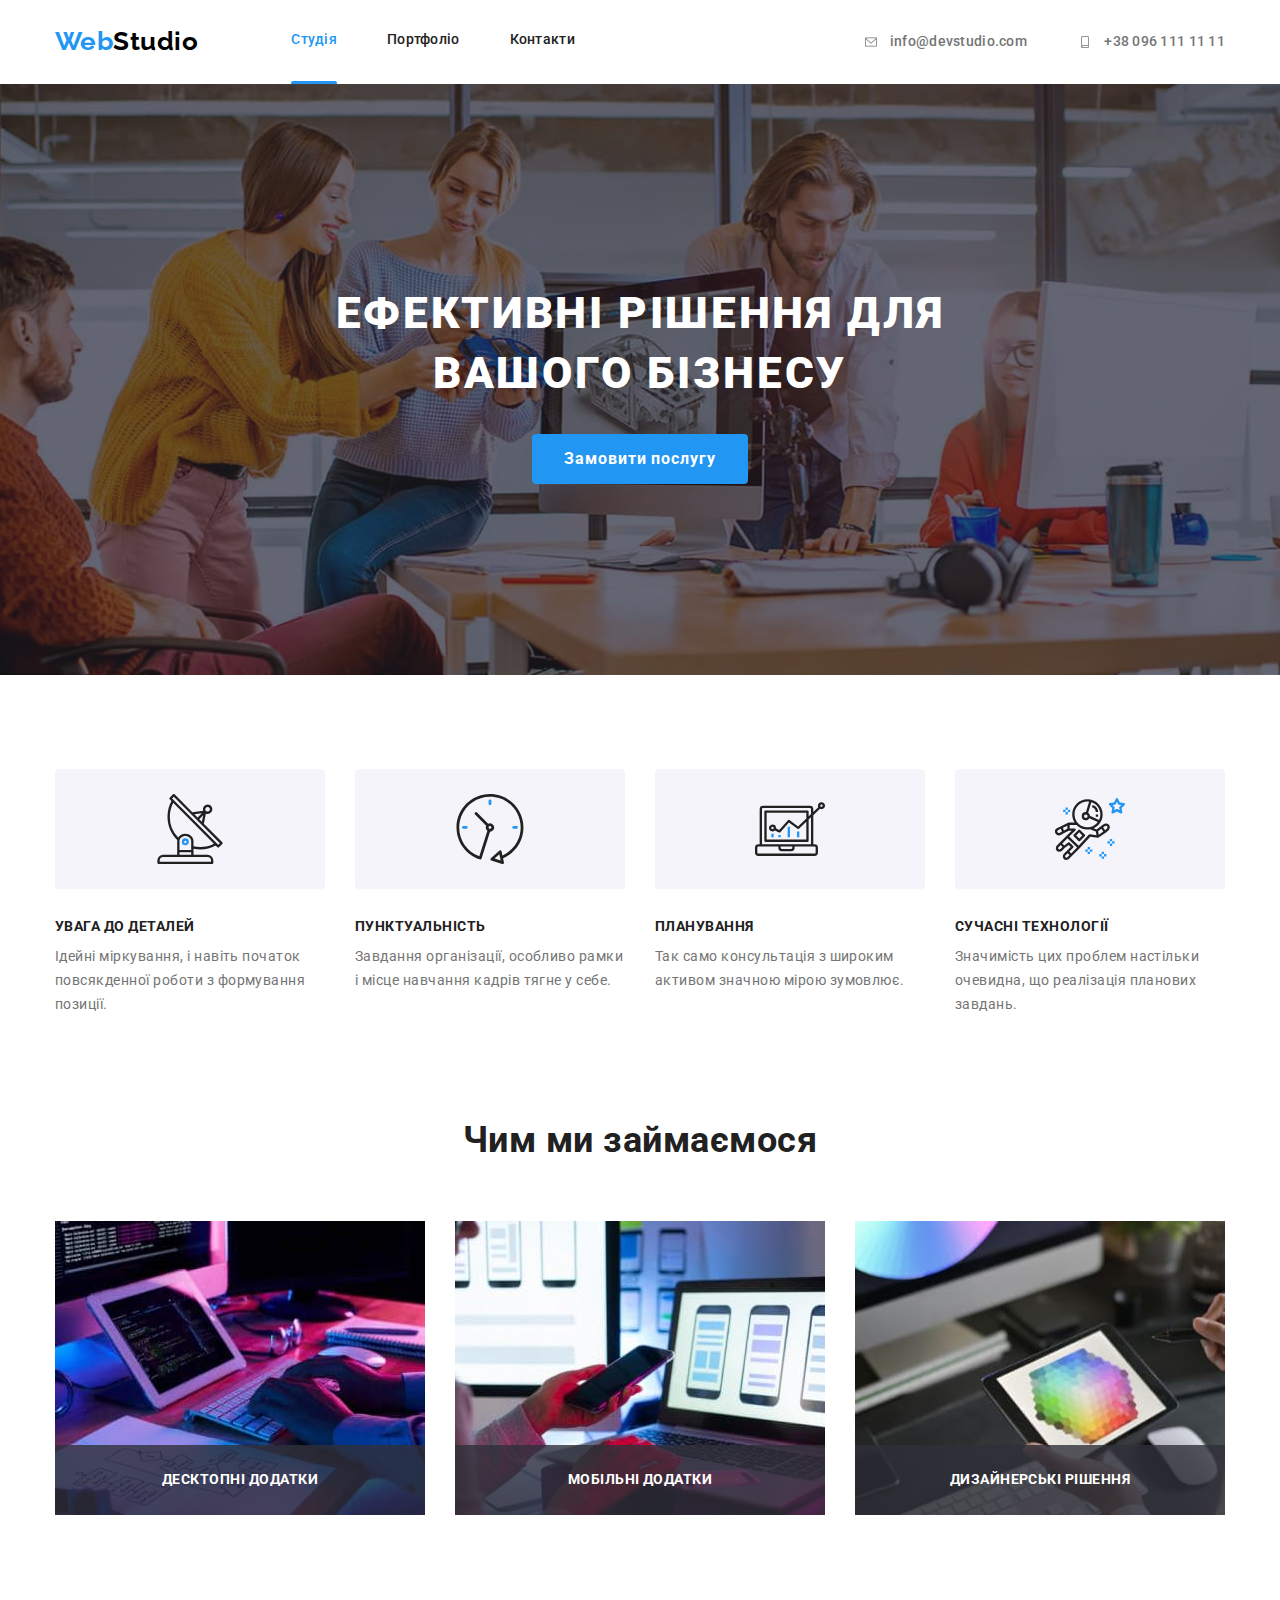
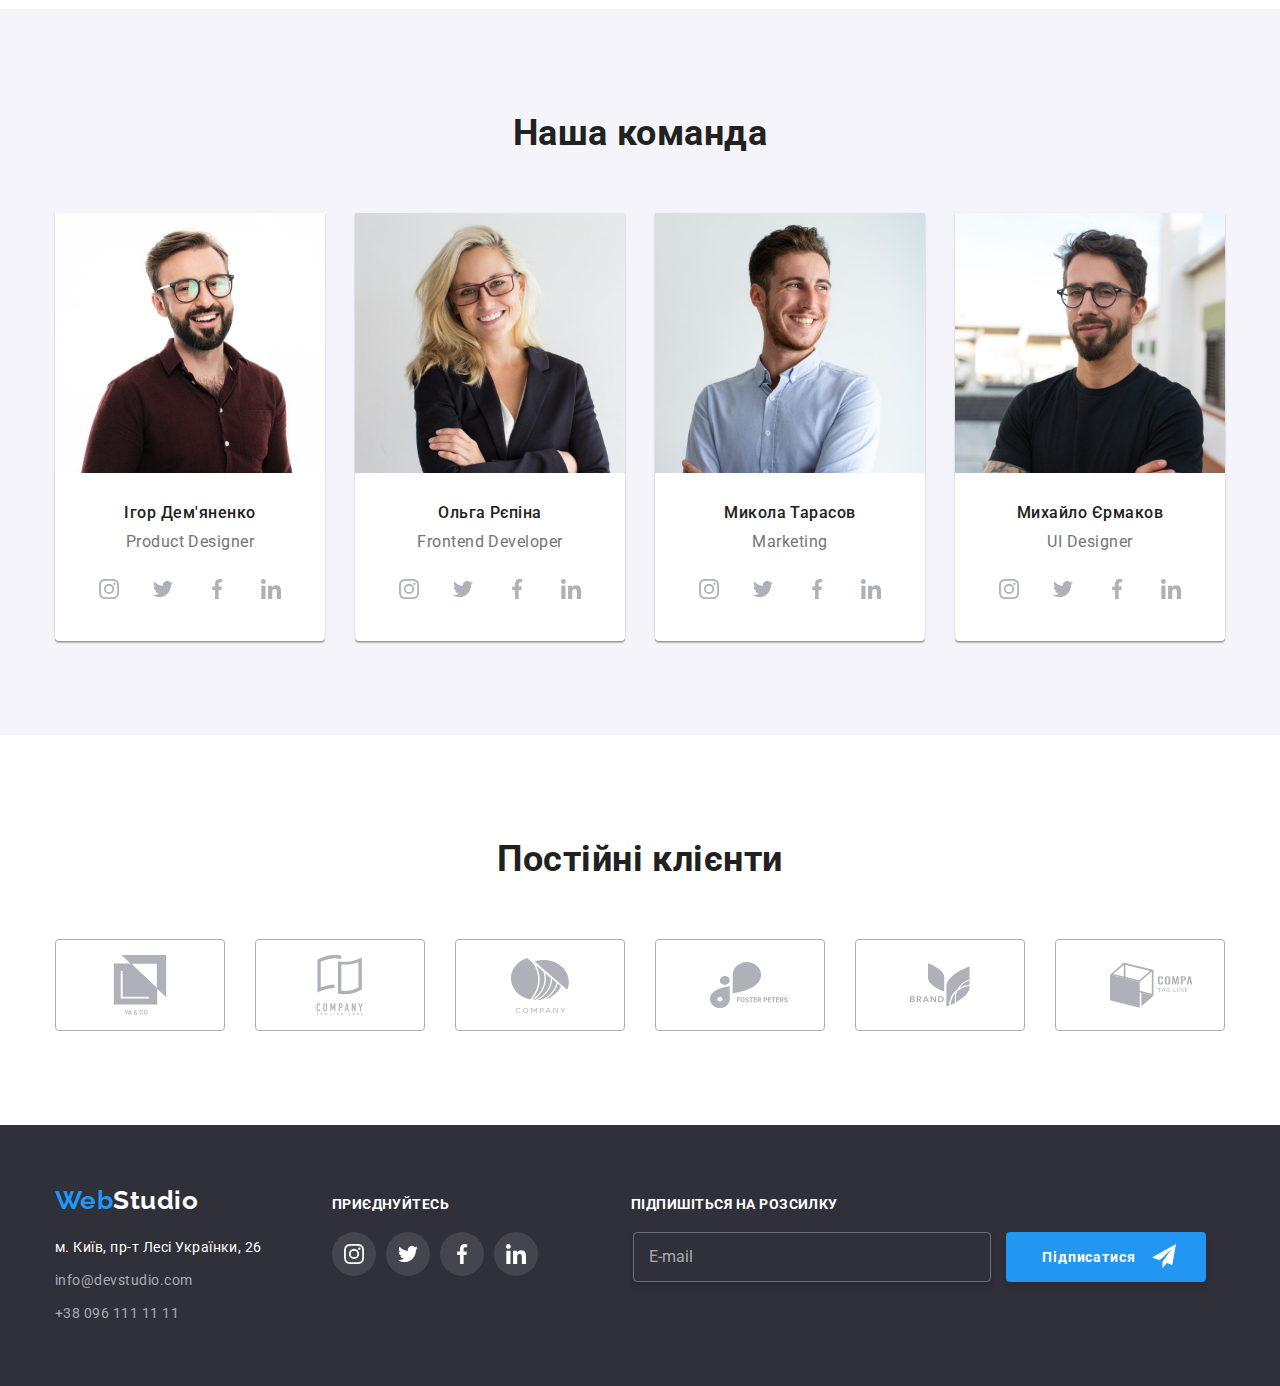
<file: index.html>
<!DOCTYPE html>
<html lang="uk">

<head>
	<meta charset="UTF-8" />
	<meta http-equiv="X-UA-Compatible" content="IE=edge" />
	<meta name="viewport" content="width=device-width, initial-scale=1.0" />
	<link rel="preconnect" href="https://fonts.googleapis.com" />
	<link rel="preconnect" href="https://fonts.gstatic.com" crossorigin />
	<link
		href="https://fonts.googleapis.com/css2?family=Raleway:wght@700;900&family=Roboto:wght@400;500;700;900&display=swap"
		rel="stylesheet" />
	<link rel="stylesheet"
		href="https://cdnjs.cloudflare.com/ajax/libs/modern-normalize/1.0.0/modern-normalize.min.css" />
	<link rel="stylesheet" href="./styles/style.css" />
	<title>Webstudio</title>
</head>

<body>
	<!--
		! HEADER
	-->

	<header class="header">
		<div class="container flex-container">
			<!-- 
	#navigation
-->
			<nav class="navigation">
				<a class="logo" href="/"><span class="logo-span">Web</span>Studio</a>
				<!-- 
	#list of navigation
 -->
				<ul class="site-nav lists">
					<li class="list-item"><a class="site-link common" href="/">Студія</a></li>
					<li class="list-item"><a class="site-link" href="./portfolio.html">Портфоліо</a></li>
					<li class="list-item"><a class="site-link" href="">Контакти</a></li>
				</ul>
			</nav>

			<!-- 
	#contacts 
-->
			<ul class="contacts-nav lists">
				<li class="list-item">
					<a class="contactlink" href="mailto:info@devstudio.com">
						<svg class="contactlink__icon icon" width="16" height="12">
							<use href="./images/icons.svg#icon-envelope"></use>
						</svg>
						info@devstudio.com
					</a>
				</li>
				<li class="list-item">

					<a class="contactlink" href="tel:+380961111111 ">
						<svg class="contactlink__icon icon" width="16" height="12">
							<use href="./images/icons.svg#icon-smartphone"></use>
						</svg>
						+38 096 111 11 11
					</a>
				</li>
			</ul>
		</div>
	</header>


	<!--
		! MAIN
-->

	<main>
		<!-- 
	#hero
-->
		<section class="hero">
			<div class="container">
				<h1 class="hero-title">Ефективні рішення для вашого бізнесу</h1>
				<button type="button " class="button" data-modal-open>Замовити послугу</button>
			</div>

		</section>


		<div class="backdrop  is-hidden" data-modal>
			<div class="modal">

				<button class="modal-window__button" data-modal-close>
					<svg class="modal-window__icon" width="18" height="18">
						<use href="./images/icons.svg#icon-close-black"></use>
					</svg>
				</button>

				<form action="" class="modal-form">
					<p class="modal-form__text">Залиште свої дані, ми вам передзвонимо</p>

					<label for="name" class="modal-form__label">Ім'я</label>
					<div class="modal-form__input-icon">
						<input type="text" class="modal-form__input" id="name">
						<svg class="modal-form__icon" width="15" height="12">
							<use href="./images/icons.svg#icon-fio"></use>
						</svg>
					</div>

					<label for="tel" class="modal-form__label">Телефон</label>
					<div class="modal-form__input-icon">
						<input type="tel" class="modal-form__input" id="tel">
						<svg class="modal-form__icon" width="15" height="12">
							<use href="./images/icons.svg#icon-phone"></use>
						</svg>
					</div>

					<label for="email" class="modal-form__label">Пошта</label>
					<div class="modal-form__input-icon">
						<input type="email" class="modal-form__input" id="email">
						<svg class="modal-form__icon" width="15" height="12">
							<use href="./images/icons.svg#icon-email"></use>
						</svg>
					</div>

					<label for="textarea" class="modal-form__label">Коментар</label>
					<textarea class="modal-form__text-area" id="textarea" placeholder="Введіть текст"></textarea>

					<label class="check">
						<input type="checkbox" class="modal-form__checkbox">
						<span class="modal-form__box">
							<svg class="modal-form__box-icon">
								<use href="./images/icons.svg#icon-check"></use>
							</svg>
						</span>
						<p class="modal-form__checkbox-text">Погоджуюся з розсилкою та приймаю <a class="modal-form__link"
								href="">Умови договору</a></p>
					</label>


					<button class="modal-form__button" type="submit">Відправити</button>
				</form>
			</div>


		</div>
		<!-- 
	#benefits
 -->

		<section class="section">
			<div class="container">
				<h2 class="section-title visually-hidden">Наші особливості</h2>
				<ul class="list-benefits lists">
					<li class="list-item">
						<div class="benefit-block">
							<svg class="benefit-block__icon" width="70" height="70">
								<use href="./images/icons.svg#icon-antenna"></use>
							</svg>
						</div>
						<h3 class="benefits-title">Увага до деталей</h3>
						<p class="text-benefits">
							Ідейні міркування, і навіть початок повсякденної роботи з
							формування позиції.
						</p>
					</li>

					<li class="list-item">
						<div class="benefit-block">
							<svg class="benefit-block__icon" width="70" height="70">
								<use href="./images/icons.svg#icon-clock"></use>
							</svg>
						</div>
						<h3 class="benefits-title">Пунктуальність</h3>
						<p class="text-benefits">
							Завдання організації, особливо рамки і місце навчання кадрів тягне
							у себе.
						</p>
					</li>

					<li class="list-item">
						<div class="benefit-block">
							<svg class="benefit-block__icon" width="70" height="70">
								<use href="./images/icons.svg#icon-diagram"></use>
							</svg>
						</div>
						<h3 class="benefits-title">Планування</h3>
						<p class="text-benefits">
							Так само консультація з широким активом значною мірою зумовлює.
						</p>
					</li>

					<li class="list-item">
						<div class="benefit-block">
							<svg class="benefit-block__icon" width="70" height="70">
								<use href="./images/icons.svg#icon-astronaut"></use>
							</svg>
						</div>
						<h3 class="benefits-title">Сучасні технології</h3>
						<p class="text-benefits">
							Значимість цих проблем настільки очевидна, що реалізація планових
							завдань.
						</p>
					</li>
				</ul>
			</div>
		</section>
		<!-- 
	#services
-->
		<section class="section services">
			<div class="container">
				<h2 class="section-title">Чим ми займаємося</h2>

				<ul class="list-services lists">
					<li class="list-item">
						<div class="overlay-img">
							<img class="overlay-img__img" src="./images/box1.jpg" alt="чоловік друкує текст" width="370" />
							<p class="overlay-img__text">Десктопні додатки</p>
						</div>
					</li>
					<li class="list-item">
						<div class="overlay-img">
							<img class="overlay-img__img" src="./images/box2.jpg" alt="телефон на екрані" width="370" />
							<p class="overlay-img__text">Мобільні додатки</p>
						</div>
					</li>
					<li class="list-item">
						<div class="overlay-img">
							<img class="overlay-img__img" src="./images/box3.jpg" alt="кольорова панель на екрані планшета"
								width="370" />
							<p class="overlay-img__text">Дизайнерські рішення</p>
						</div>
					</li>
				</ul>
			</div>
		</section>

		<!--
	#team cards
-->
		<section class="section team">
			<div class="container">
				<h2 class="section-title">Наша команда</h2>

				<ul class="list-card lists">
					<li class="item-card">
						<img src="./images/ihor.jpg" alt="Ігор" width="270" />
						<div class="card-text">
							<h3 class="card-title">Ігор Дем'яненко</h3>
							<p class="card-description">Product Designer</p>
							<!-- $icons -->
							<ul class="social-links__list lists">
								<li class="social-links__item">
									<a class="social-links__link" href="#">
										<svg class="social-links__icon" width="20" height="20">
											<use href="./images/icons.svg#icon-instagram"></use>
										</svg>
									</a>
								</li>
								<li class="social-links__item">
									<a class="social-links__link" href="#">
										<svg class="social-links__icon" width="20" height="20">
											<use href="./images/icons.svg#icon-twitter"></use>
										</svg>
									</a>
								</li>
								<li class="social-links__item">
									<a class="social-links__link" href="#">
										<svg class="social-links__icon" width="20" height="20">
											<use href="./images/icons.svg#icon-facebook"></use>
										</svg>
									</a>
								</li>
								<li class="social-links__item">
									<a class="social-links__link" href="#">
										<svg class="social-links__icon" width="20" height="20">
											<use href="./images/icons.svg#icon-linkedin"></use>
										</svg>
									</a>
								</li>
							</ul>
							<!-- $end -->
						</div>
					</li>
					<li class="item-card">
						<img src="./images/olha.jpg" alt="Ольга" width="270" />
						<div class="card-text">
							<h3 class="card-title">Ольга Рєпіна</h3>
							<p class="card-description">Frontend Developer</p>
							<!-- $icons -->

							<ul class="social-links__list lists">
								<li class="social-links__item">
									<a class="social-links__link" href="#">
										<svg class="social-links__icon" width="20" height="20">
											<use href="./images/icons.svg#icon-instagram"></use>
										</svg>
									</a>
								</li>
								<li class="social-links__item">
									<a class="social-links__link" href="#">
										<svg class="social-links__icon" width="20" height="20">
											<use href="./images/icons.svg#icon-twitter"></use>
										</svg>
									</a>
								</li>
								<li class="social-links__item">
									<a class="social-links__link" href="#">
										<svg class="social-links__icon" width="20" height="20">
											<use href="./images/icons.svg#icon-facebook"></use>
										</svg>
									</a>
								</li>
								<li class="social-links__item">
									<a class="social-links__link" href="#">
										<svg class="social-links__icon" width="20" height="20">
											<use href="./images/icons.svg#icon-linkedin"></use>
										</svg>
									</a>
								</li>
							</ul>

							<!-- $end -->
						</div>
					</li>
					<li class="item-card">
						<img src="./images/mukola.jpg" alt="Микола" width="270" />
						<div class="card-text">
							<h3 class="card-title">Микола Тарасов</h3>
							<p class="card-description">Marketing</p>
							<!-- $icons -->

							<ul class="social-links__list lists">
								<li class="social-links__item">
									<a class="social-links__link" href="#">
										<svg class="social-links__icon" width="20" height="20">
											<use href="./images/icons.svg#icon-instagram"></use>
										</svg>
									</a>
								</li>
								<li class="social-links__item">
									<a class="social-links__link" href="#">
										<svg class="social-links__icon" width="20" height="20">
											<use href="./images/icons.svg#icon-twitter"></use>
										</svg>
									</a>
								</li>
								<li class="social-links__item">
									<a class="social-links__link" href="#">
										<svg class="social-links__icon" width="20" height="20">
											<use href="./images/icons.svg#icon-facebook"></use>
										</svg>
									</a>
								</li>
								<li class="social-links__item">
									<a class="social-links__link" href="#">
										<svg class="social-links__icon" width="20" height="20">
											<use href="./images/icons.svg#icon-linkedin"></use>
										</svg>
									</a>
								</li>
							</ul>

							<!-- $end -->
						</div>
					</li>
					<li class="item-card">
						<img src="./images/muhailo.jpg" alt="Михайло" width="270" />
						<div class="card-text">
							<h3 class="card-title">Михайло Єрмаков</h3>
							<p class="card-description">UI Designer</p>
							<!-- $icons -->
							<ul class="social-links__list lists">
								<li class="social-links__item">
									<a class="social-links__link" href="#">
										<svg class="social-links__icon" width="20" height="20">
											<use href="./images/icons.svg#icon-instagram"></use>
										</svg>
									</a>
								</li>
								<li class="social-links__item">
									<a class="social-links__link" href="#">
										<svg class="social-links__icon" width="20" height="20">
											<use href="./images/icons.svg#icon-twitter"></use>
										</svg>
									</a>
								</li>
								<li class="social-links__item">
									<a class="social-links__link" href="#">
										<svg class="social-links__icon" width="20" height="20">
											<use href="./images/icons.svg#icon-facebook"></use>
										</svg>
									</a>
								</li>
								<li class="social-links__item">
									<a class="social-links__link" href="#">
										<svg class="social-links__icon" width="20" height="20">
											<use href="./images/icons.svg#icon-linkedin"></use>
										</svg>
									</a>
								</li>
							</ul>
							<!-- $end -->
						</div>
					</li>
				</ul>
			</div>
		</section>

		<!-- #clients section -->
		<section class="section client">
			<div class="container">
				<h2 class="section-title">Постійні клієнти</h2>
				<div class="client-block">
					<ul class="client-block__list lists">
						<li class="client-block__item">
							<a class="client-block__link" href="#">
								<svg class="client-block__icon" width="106" height="60">
									<use href="./images/icons.svg#icon-logo-company-first"></use>
								</svg>
							</a>
						</li>
						<li class="client-block__item">
							<a class="client-block__link" href="#">
								<svg class="client-block__icon" width="106" height="60">
									<use href="./images/icons.svg#icon-logo-company-second"></use>
								</svg>
							</a>
						</li>
						<li class="client-block__item">
							<a class="client-block__link" href="#">
								<svg class="client-block__icon" width="106" height="60">
									<use href="./images/icons.svg#icon-logo-company-third"></use>
								</svg>
							</a>
						</li>
						<li class="client-block__item">
							<a class="client-block__link" href="#">
								<svg class="client-block__icon" width="106" height="60">
									<use href="./images/icons.svg#icon-logo-company-fourth"></use>
								</svg>
							</a>
						</li>
						<li class="client-block__item">
							<a class="client-block__link" href="#">
								<svg class="client-block__icon" width="106" height="60">
									<use href="./images/icons.svg#icon-logo-company-fifth"></use>
								</svg>
							</a>
						</li>
						<li class="client-block__item">
							<a class="client-block__link" href="#">
								<svg class="client-block__icon" width="106" height="60">
									<use href="./images/icons.svg#icon-logo-company-sixth"></use>
								</svg>
							</a>
						</li>
					</ul>
				</div>
			</div>
		</section>
	</main>
	<!--
		! FOOTER
	-->
	<!-- #footer -->
	<footer class="footer">
		<div class="container flex-container">
			<div class="address-container">
				<a class="logo" href="/"><span class="logo-span">Web</span>Studio</a>
				<!-- #address -->
				<address>

					<ul class="address-contacts lists">
						<li class="list-item">
							<a class="maplink" href="https://goo.gl/maps/gcyHWEu6hnRkyXLD7" target="_blank">м. Київ, пр-т Лесі
								Українки,
								26</a>
						</li>
						<li class="list-item">
							<a class="contactlink" href="mailto:info@devstudio.com">info@devstudio.com</a>
						</li>
						<li class="list-item">
							<a class="contactlink" href="tel:+380961111111 ">+38 096 111 11 11</a>
						</li>
					</ul>
				</address>
			</div>

			<div class="footer-social-links">
				<p class="footer-social-links__title">Приєднуйтесь</p>
				<ul class="social-links__list lists">
					<li class="social-links__item">
						<a class="social-links__link" href="#">
							<svg class="social-links__icon" width="20" height="20">
								<use href="./images/icons.svg#icon-instagram"></use>
							</svg>
						</a>
					</li>
					<li class="social-links__item">
						<a class="social-links__link" href="#">
							<svg class="social-links__icon" width="20" height="20">
								<use href="./images/icons.svg#icon-twitter"></use>
							</svg>
						</a>
					</li>
					<li class="social-links__item">
						<a class="social-links__link" href="#">
							<svg class="social-links__icon" width="20" height="20">
								<use href="./images/icons.svg#icon-facebook"></use>
							</svg>
						</a>
					</li>
					<li class="social-links__item">
						<a class="social-links__link" href="#">
							<svg class="social-links__icon" width="20" height="20">
								<use href="./images/icons.svg#icon-linkedin"></use>
							</svg>
						</a>
					</li>
				</ul>
			</div>

			<form class="form-send" action="">
				<p class="form-send__text">Підпишіться на розсилку</p>
				<fieldset class="form-semd__group-e-mail-btn">
					<input class="form-send__email" type="email" placeholder="E-mail">
					<button class="form-send__submit" type="submit">Підписатися
						<svg class="form-send__icon" width="24" height="24">
							<use href="./images/icons.svg#icon-icon-send">
							</use>
						</svg>
					</button>
				</fieldset>
			</form>
		</div>

	</footer>
	<script src="./js/modal.js"></script>
</body>

</html>
</file>
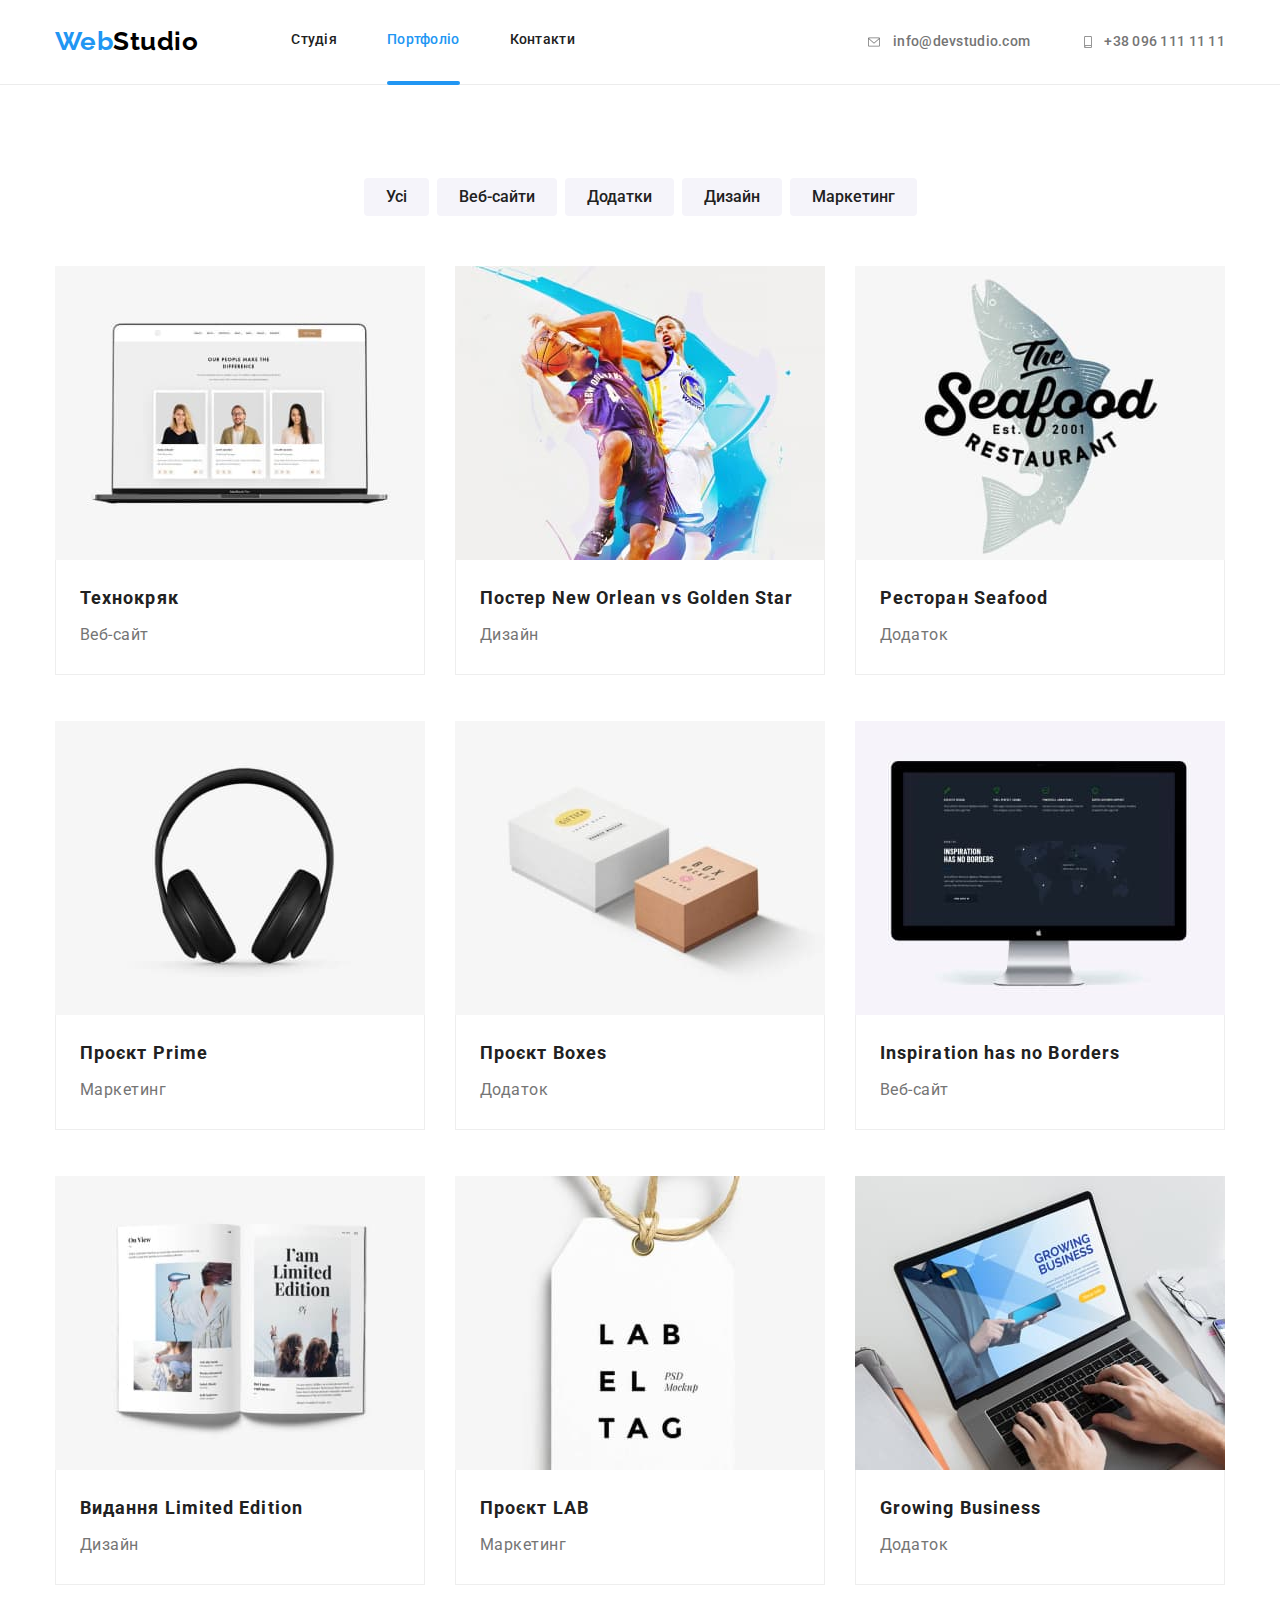
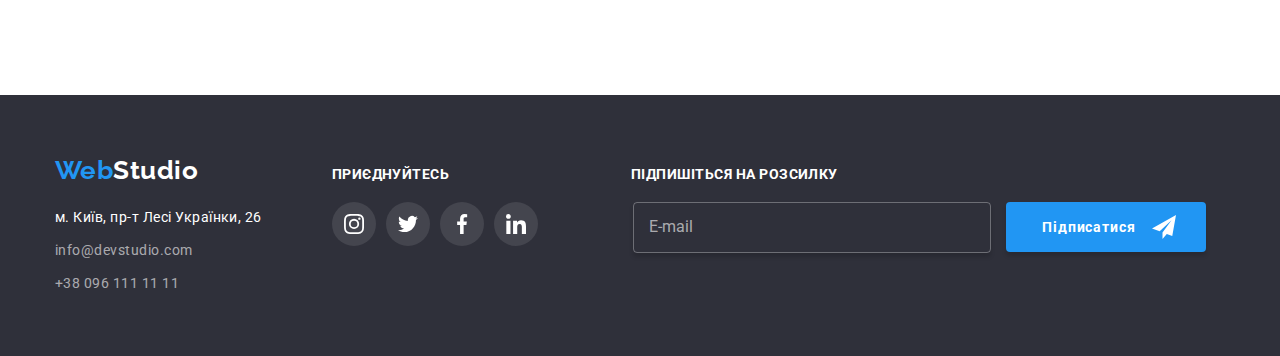
<file: portfolio.html>
<!DOCTYPE html>
<html lang="uk">

<head>
	<meta charset="UTF-8" />
	<meta http-equiv="X-UA-Compatible" content="IE=edge" />
	<meta name="viewport" content="width=device-width, initial-scale=1.0" />
	<link rel="preconnect" href="https://fonts.googleapis.com" />
	<link rel="preconnect" href="https://fonts.gstatic.com" crossorigin />
	<link
		href="https://fonts.googleapis.com/css2?family=Raleway:wght@700;900&family=Roboto:wght@400;500;700;900&display=swap"
		rel="stylesheet" />
	<link rel="stylesheet"
		href="https://cdnjs.cloudflare.com/ajax/libs/modern-normalize/1.0.0/modern-normalize.min.css" />
	<link rel="stylesheet" href="./styles/style.css" />
	<title>Portfolio</title>
</head>

<body>
	<!--
		! HEADER
	-->
	<header class="header">
		<div class="container flex-container">
			<!-- 
	#navigation
-->
			<nav class="navigation">
				<a class="logo" href="/"><span class="logo-span">Web</span>Studio</a>
				<!-- 
	#list of navigation
 -->
				<ul class="site-nav lists">
					<li class="list-item"><a class="site-link " href="./index.html">Студія</a></li>
					<li class="list-item"><a class="site-link common" href="./portfolio.html">Портфоліо</a></li>
					<li class="list-item"><a class="site-link" href="">Контакти</a></li>
				</ul>
			</nav>

			<!-- 
	#contacts 
-->
			<ul class="contacts-nav lists">
				<li class="list-item">
					<a class="contactlink" href="mailto:info@devstudio.com">
						<svg class="contactlink__icon icon" width="16" height="12">
							<use href="./images/icons.svg#icon-envelope"></use>
						</svg>
						info@devstudio.com
					</a>
				</li>
				<li class="list-item">

					<a class="contactlink" href="tel:+380961111111 ">
						<svg class="contactlink__icon icon" width="16" height="12">
							<use href="./images/icons.svg#icon-smartphone"></use>
						</svg>+38 096 111 11 11
					</a>
				</li>
			</ul>
		</div>
	</header>
	<!-- 
	 ! MAIN
-->

	<main>


		<section class="section">
			<div class="container">
				<h1 class="section-title visually-hidden">Перелік робіт</h1>
				<!-- #button navigation -->
				<ul class="filters lists">
					<li class="list-item">
						<button class="filter-button" type="button">Усі</button>
					</li>
					<li class="list-item">
						<button class="filter-button" type="button">Веб-сайти</button>
					</li>
					<li class="list-item">
						<button class="filter-button" type="button">Додатки</button>
					</li>
					<li class="list-item">
						<button class="filter-button" type="button">Дизайн</button>
					</li>
					<li class="list-item">
						<button class="filter-button" type="button">Маркетинг</button>
					</li>
				</ul>

				<!-- #cards -->

				<ul class="cards lists">
					<li class="cards-item">

						<a class="cards-link" href="#">
							<div class="thumb">
								<img class="thumb__img" src="./images/technocrack.jpg" alt="Фото сайту" width="370" />
								<p class="thumb__text">Ресурс пропонує комплексні пропозиції з різним рівнем функціоналу та сервісів.
									Все це дозволить відвідувачу отримати вичерпні відомості про компанію чи приватну особу.</p>
							</div>
							<div class="card-description">
								<h2 class="cards-title">Технокряк</h2>
								<p class="cards-text">Веб-сайт</p>
							</div>


						</a>
					</li>
					<li class="cards-item">
						<a class="cards-link" href="#">
							<div class="thumb">
								<img src="./images/new_orlean_vs_golden_star.jpg" alt="Постер" width="370" />
								<p class="thumb__text">Ресурс пропонує комплексні пропозиції з різним рівнем функціоналу та сервісів.
									Все це дозволить відвідувачу отримати вичерпні відомості про компанію чи приватну особу.</p>
							</div>
							<div class="card-description">
								<h2 class="cards-title">Постер New Orlean vs Golden Star</h2>
								<p class="cards-text">Дизайн</p>
							</div>
						</a>
					</li>
					<li class="cards-item">
						<a class="cards-link" href="#">
							<div class="thumb">
								<img src="./images/seafood.jpg" alt="Додаток" width="370" />
								<p class="thumb__text">Ресурс пропонує комплексні пропозиції з різним рівнем функціоналу та сервісів.
									Все це дозволить відвідувачу отримати вичерпні відомості про компанію чи приватну особу.</p>
							</div>
							<div class="card-description">
								<h2 class="cards-title">Ресторан Seafood</h2>
								<p class="cards-text">Додаток</p>
							</div>
						</a>
					</li>
					<li class="cards-item">
						<a class="cards-link" href="#">
							<div class="thumb">
								<img src="./images/prime.jpg" alt="Навушники" width="370" />
								<p class="thumb__text">Ресурс пропонує комплексні пропозиції з різним рівнем функціоналу та сервісів.
									Все це дозволить відвідувачу отримати вичерпні відомості про компанію чи приватну особу.</p>
							</div>
							<div class="card-description">
								<h2 class="cards-title">Проєкт Prime</h2>
								<p class="cards-text">Маркетинг</p>
							</div>
						</a>
					</li>
					<li class="cards-item">
						<a class="cards-link" href="#">
							<div class="thumb">
								<img src="./images/boxes.jpg" alt="Дві коробки" width="370" />
								<p class="thumb__text">Ресурс пропонує комплексні пропозиції з різним рівнем функціоналу та сервісів.
									Все це дозволить відвідувачу отримати вичерпні відомості про компанію чи приватну особу.</p>
							</div>
							<div class="card-description">
								<h2 class="cards-title">Проєкт Boxes</h2>
								<p class="cards-text">Додаток</p>
							</div>
						</a>
					</li>
					<li class="cards-item">
						<a class="cards-link" href="#">
							<div class="thumb">
								<img src="./images/inspiration.jpg" alt="Веб-сайт" width="370" />
								<p class="thumb__text">Ресурс пропонує комплексні пропозиції з різним рівнем функціоналу та сервісів.
									Все це дозволить відвідувачу отримати вичерпні відомості про компанію чи приватну особу.</p>
							</div>
							<div class="card-description">
								<h2 class="cards-title">Inspiration has no Borders</h2>
								<p class="cards-text">Веб-сайт</p>
							</div>
						</a>
					</li>
					<li class="cards-item">
						<a class="cards-link" href="#">
							<div class="thumb">
								<img src="./images/limited_edition.jpg" alt="Книга" width="370" />
								<p class="thumb__text">Ресурс пропонує комплексні пропозиції з різним рівнем функціоналу та сервісів.
									Все це дозволить відвідувачу отримати вичерпні відомості про компанію чи приватну особу.</p>
							</div>
							<div class="card-description">
								<h2 class="cards-title">Видання Limited Edition</h2>
								<p class="cards-text">Дизайн</p>
							</div>
						</a>
					</li>
					<li class="cards-item">
						<a class="cards-link" href="#">
							<div class="thumb">
								<img src="./images/lab.jpg" alt="Бирка" width="370" />
								<p class="thumb__text">Ресурс пропонує комплексні пропозиції з різним рівнем функціоналу та сервісів.
									Все це дозволить відвідувачу отримати вичерпні відомості про компанію чи приватну особу.</p>
							</div>
							<div class="card-description">
								<h2 class="cards-title">Проєкт LAB</h2>
								<p class="cards-text">Маркетинг</p>
							</div>
						</a>
					</li>
					<li class="cards-item">
						<a class="cards-link" href="#">
							<div class="thumb">
								<img src="./images/business.jpg" alt="Додаток" width="370" />
								<p class="thumb__text">Ресурс пропонує комплексні пропозиції з різним рівнем функціоналу та сервісів.
									Все це дозволить відвідувачу отримати вичерпні відомості про компанію чи приватну особу.</p>
							</div>
							<div class="card-description">
								<h2 class="cards-title">Growing Business</h2>
								<p class="cards-text">Додаток</p>
							</div>
						</a>
					</li>
				</ul>
			</div>
		</section>

	</main>

	<!--
		! FOOTER
	-->
	<!-- #footer -->
	<footer class="footer">
		<div class="container flex-container">
			<div class="address-container">
				<a class="logo" href="/"><span class="logo-span">Web</span>Studio</a>
				<!-- #address -->
				<address>
					<ul class="address-contacts lists">
						<li class="list-item">
							<a class="maplink" href="https://goo.gl/maps/gcyHWEu6hnRkyXLD7" target="_blank">м. Київ, пр-т Лесі
								Українки,
								26</a>
						</li>
						<li class="list-item">
							<a class="contactlink" href="mailto:info@devstudio.com">info@devstudio.com</a>
						</li>
						<li class="list-item">
							<a class="contactlink" href="tel:+380961111111 ">+38 096 111 11 11</a>
						</li>
					</ul>
				</address>
			</div>
			<div class="footer-social-links">
				<p class="footer-social-links__title">Приєднуйтесь</p>
				<ul class="social-links__list lists">
					<li class="social-links__item">
						<a class="social-links__link" href="#">
							<svg class="social-links__icon" width="20" height="20">
								<use href="./images/icons.svg#icon-instagram"></use>
							</svg>
						</a>
					</li>
					<li class="social-links__item">
						<a class="social-links__link" href="#">
							<svg class="social-links__icon" width="20" height="20">
								<use href="./images/icons.svg#icon-twitter"></use>
							</svg>
						</a>
					</li>
					<li class="social-links__item">
						<a class="social-links__link" href="#">
							<svg class="social-links__icon" width="20" height="20">
								<use href="./images/icons.svg#icon-facebook"></use>
							</svg>
						</a>
					</li>
					<li class="social-links__item">
						<a class="social-links__link" href="#">
							<svg class="social-links__icon" width="20" height="20">
								<use href="./images/icons.svg#icon-linkedin"></use>
							</svg>
						</a>
					</li>
				</ul>
			</div>

			<form class="form-send" action="">
				<p class="form-send__text">Підпишіться на розсилку</p>
				<fieldset class="form-semd__group-e-mail-btn">
					<input class="form-send__email" type="email" placeholder="E-mail">
					<button class="form-send__submit" type="submit">Підписатися
						<svg class="form-send__icon" width="24" height="24">
							<use href="./images/icons.svg#icon-icon-send">
							</use>
						</svg>
					</button>
				</fieldset>
			</form>
		</div>
	</footer>
</body>

</html>
</file>
<file: styles/style.css>
/* !blanks of colors 
	*Colors on pages:
		*primary background-color: #FFFFFF;
		*secondary background-color:#F5F4FA;
		*footer,hero background-color: #2F303A;
		*primary font color: #212121;
		*font hover effect: #2196F3;
		*border-color(portfolio.html):#EEEEEE;
		*seconadry font color:#757575 , #FFFFFF , rgba(255, 255, 255, 0.6), #000000;
!font weight 
		*Roboto regular;
		*Roboto medium ;
		*Roboto bold;
		*Roboto black
		*logo font: raleway;
!end*/

:root {
  --title-text-color: #212121;
  --primary-text-color: #757575;
  --secondary-text-color: #ffffff;
  --link-text-color: rgba(255, 255, 255, 0.6);
  --button-text-color: #212121;
  --font-text-color: #000000;
  --icon-color: #afb1b8;

  --card-gap: 30px;
  --primary-font-size: 14px;
  --primary-letter-spacing: 0.03em;
  --secondary-letter-spacing: 0.06em;

  --border-color: #eeeeee;

  --hover-focus-color: #2196f3;
  --timing-function: cubic-bezier(0.4, 0, 0.2, 1);

  --primary-background-color: #ffffff;
  --secondary-background-color: #f5f4fa;
  --footer-hero-background-color: #2f303a;
  --button-background-color: #f5f4fa;
  --active-button-background-color: #2196f3;
}

h1,
h2,
h3,
h4,
h5,
h6,
p {
  margin: 0;
  padding: 0;
}

/* #icons */
.icon {
  display: inline-block;
}

/* #container */
.container {
  /* outline: 1px solid tomato; */
  width: 1200px;
  margin-right: auto;
  margin-left: auto;
  padding-left: 15px;
  padding-right: 15px;
}

/* #lists */
.lists {
  margin: 0;
  padding: 0;
  list-style: none;
}

/* #body section */

.site-link.common {
  color: var(--hover-focus-color);
}

/* $body */
body {
  background-color: var(--primary-background-color);
  font-family: 'Roboto', sans-serif;
  color: var(--primary-text-color);
  letter-spacing: 0.03em;
}

/* $sections settings */
.section {
  padding-top: 94px;
  padding-bottom: 94px;
}

/* #header section */
.header {
  outline: 1px solid #ececec;
}
/* $flex-container */
.flex-container {
  display: flex;
  align-items: center;
}

/* $logo element */

.logo {
  font-family: 'Raleway', sans-serif;
  text-decoration: none;
  font-weight: 700;
  font-size: 26px;
  line-height: 1.2;
  color: var(--font-text-color);
  transition: color 250ms var(--timing-function);
}

.logo-span {
  color: var(--hover-focus-color);
}

.logo:hover,
.logo:focus {
  color: var(--hover-focus-color);
}

/* $main navigation element */
.navigation {
  display: flex;
  align-items: center;
}
/* #site navigation */
.site-nav {
  margin-left: 93px;
  display: flex;
  font-weight: 500;
  font-size: var(--primary-font-size);
  line-height: 1.14;
  letter-spacing: 0.02em;
}

.site-nav .list-item + .list-item {
  /* selector for elements that have a neighbor */
  margin-left: 50px;
}

.site-nav .site-link {
  display: block;
  padding-top: 32px;
  padding-bottom: 32px;
  transition: color 250ms var(--timing-function);
}
.site-link {
  text-decoration: none;
  color: var(--title-text-color);
}
.site-link.common::after {
  position: relative;
  top: 33px;
  content: '';
  display: block;
  border-bottom: 4px solid var(--hover-focus-color);
  border-radius: 2px;
}

.site-nav .site-link:hover,
.site-nav .site-link:focus {
  color: var(--hover-focus-color);
}

/* $contact element */
.contacts-nav {
  display: flex;
  margin-left: auto;
  font-weight: 500;
  font-size: var(--primary-font-size);
  line-height: 1.14;
  letter-spacing: 0.02em;
}
.contactlink {
  display: block;
  padding-top: 32px;
  padding-bottom: 32px;
  text-decoration: none;
  color: var(--primary-text-color);
  transition: color 250ms var(--timing-function), fill 250ms var(--timing-function);
}

.contacts-nav .contactlink:hover,
.contacts-nav .contactlink:focus {
  color: var(--hover-focus-color);
  fill: var(--hover-focus-color);
}
.contacts-nav > .list-item + .list-item {
  margin-left: 50px;
}

.contactlink__icon {
  margin-right: 8px;
  fill: currentColor;
  vertical-align: middle;
}

/* #hero */
.hero {
  position: relative;
  margin: 0 auto;
  text-align: center;
  max-width: 1600px;

  padding-top: 200px;
  padding-bottom: 191px;
  background-image: linear-gradient(to right, rgba(47, 48, 58, 0.4), rgba(47, 48, 58, 0.4)),
    url('../images/bgi.jpg');
  background-position: center;
  background-repeat: no-repeat;
  background-size: cover;
}

.hero-title {
  margin: 0px auto 30px auto;
  color: var(--secondary-text-color);
  font-weight: 900;
  font-size: 44px;
  line-height: 1.36;
  letter-spacing: var(--secondary-letter-spacing);
  text-transform: uppercase;
  width: 696px;
}

.button {
  cursor: pointer;
  font-weight: 700;
  line-height: 1.88;
  text-align: center;
  letter-spacing: var(--secondary-letter-spacing);
  color: var(--secondary-text-color);
  background-color: var(--active-button-background-color);
  border: none;
  border-radius: 4px;
  padding: 10px 32px;

  transition: background 250ms var(--timing-function), box-shadow 250ms var(--timing-function);
}
.hero .button:hover,
.hero .button:focus {
  background: #188ce8;
  box-shadow: 0px 4px 4px rgba(0, 0, 0, 0.15);
}

/* #modal */
.backdrop {
  position: fixed;
  top: 0;
  left: 0;
  width: 100%;
  height: 100%;
  background: rgba(0, 0, 0, 0.2);
  visibility: visible;
  opacity: 1;
  transition: opacity 250ms var(--timing-function), visibility 250ms var(--timing-function);
}
.backdrop.is-hidden {
  opacity: 0;
  visibility: hidden;
  pointer-events: none;
}

.backdrop.is-hidden .modal {
  transform: translate(-50%, -50%) scale(0.9);
  transition: opacity 250ms var(--timing-function), visibility 250ms var(--timing-function),
    transform 250ms var(--timing-function);
}

.modal {
  position: absolute;
  left: 50%;
  top: 50%;
  width: 528px;
  height: 581px;
  padding: 40px;
  z-index: 3;

  background: #ffffff;
  box-shadow: 0px 1px 3px rgba(0, 0, 0, 0.12), 0px 1px 1px rgba(0, 0, 0, 0.14),
    0px 2px 1px rgba(0, 0, 0, 0.2);
  border-radius: 4px;

  transform: translate(-50%, -50%) scale(1);
  transition: trasnform 250ms var(--timing-function);
}

.modal-window__button {
  cursor: pointer;
  position: absolute;
  top: 8px;
  right: 8px;
  display: flex;
  justify-content: center;
  align-items: center;
  width: 30px;
  height: 30px;
  background-color: transparent;
  border: 1px solid rgba(0, 0, 0, 0.1);
  border-radius: 50%;
  transition: fill 250ms var(--timing-function);
}
.modal-window__button:hover {
  fill: var(--hover-focus-color);
}

/* #modal_form */
.modal-form {
  width: 100%;
  height: 100%;
}
.modal-form__text {
  margin-bottom: 12px;
  font-weight: 700;
  font-size: 20px;
  line-height: 1.15;
  text-align: center;

  color: #212121;
}
.modal-form__label {
  display: block;
  font-weight: 400;
  font-size: 12px;
  line-height: 1.2;
  letter-spacing: 0.01em;
  margin-bottom: 4px;

  color: #757575;
}

.modal-form__input {
  display: block;
  position: relative;
  padding-left: 38px;
  padding-right: 10px;
  margin-bottom: 10px;

  width: 448px;
  height: 40px;
  border: 1px solid rgba(33, 33, 33, 0.2);
  border-radius: 4px;
  outline: none;
}

.modal-form__input-icon {
  position: relative;
}

.modal-form__input:focus {
  border-color: var(--active-button-background-color);
}

.modal-form__input:focus + .modal-form__icon {
  fill: var(--hover-focus-color);
}

.modal-form__icon {
  position: absolute;
  top: 50%;
  left: 14px;
  transform: translateY(-50%);
}
.modal-form__text-area {
  font-family: inherit;
  border: 1px solid rgba(33, 33, 33, 0.2);
  border-radius: 4px;
  resize: none;
  width: 448px;
  height: 120px;
  padding: 12px;
  font-size: 12px;
  margin-bottom: 20px;

  outline: none;
}
.modal-form__text-area:focus {
  border-color: var(--active-button-background-color);
}
.modal-form__text-area::placeholder {
  margin-bottom: 20px;
  font-weight: 400;
  font-size: 12px;
  line-height: 14px;
  letter-spacing: 0.01em;

  color: rgba(117, 117, 117, 0.5);
}

.check {
  display: inline-block;
  margin-bottom: 20px;
}
.modal-form__checkbox {
  position: absolute;
  appearance: none;
}
.modal-form__box {
  position: relative;
  display: inline-block;
  width: 16px;
  height: 15px;
  border-radius: 4px;
  border: 2px solid var(--button-text-color);
  vertical-align: middle;
}

.modal-form__box-icon {
  opacity: 0;
  position: absolute;
  top: -2px;
  left: -2px;
  height: 15px;
  width: 16px;
}
.modal-form__checkbox:checked + .modal-form__box > .modal-form__box-icon {
  border-radius: 4px;
  background-color: var(--active-button-background-color);
  opacity: 1;
}

.modal-form__checkbox-text {
  display: inline;
  font-size: 14px;
  line-height: 1.7;

  color: var(--primary-text-color);
  margin-bottom: 30px;
}
.modal-form__link {
  color: var(--active-button-background-color);
}
.modal-form__button {
  display: block;
  margin: 0 auto;
  width: 200px;
  height: 50px;

  font-weight: 700;
  font-size: 16px;
  line-height: 1.9;

  text-align: center;
  letter-spacing: 0.06em;

  background-color: var(--active-button-background-color);
  color: var(--secondary-text-color);
  box-shadow: 0px 4px 4px rgba(0, 0, 0, 0.15);
  border: 0;
  border-radius: 4px;
  transition: background-color 250ms cubic-bezier(0.4, 0, 0.2, 1);
}

.modal-form__button:focus {
  border: 0;
  background-color: #188ce8;
}

/* #section benefits */
.list-benefits {
  display: flex;
  flex-wrap: wrap;
  margin-left: calc(-1 * var(--card-gap));
}

.list-benefits > .list-item {
  flex-basis: calc(100% / 4 - var(--card-gap));
  margin-left: var(--card-gap);
}
.benefit-block {
  display: flex;
  justify-content: center;
  align-items: center;
  width: 270px;
  height: 120px;
  background-color: var(--button-background-color);
  border-radius: 4px;
  text-align: center;
  margin-bottom: 30px;
}

.benefits-title {
  margin-bottom: 10px;
  font-weight: 700;
  font-size: var(--primary-font-size);
  line-height: 1.14;
  text-transform: uppercase;
  color: var(--title-text-color);
}

.text-benefits {
  font-size: var(--primary-font-size);
  line-height: 1.71;
}

/* #services section */
.services {
  padding-top: 0;
}

.list-services {
  display: flex;
  flex-wrap: wrap;
  margin-left: calc(-1 * var(--card-gap));
}
img {
  display: block;
  max-width: 100%;
}
.list-services .list-item {
  flex-basis: calc(100% / 3 - var(--card-gap));
  margin-left: var(--card-gap);
}

.overlay-img {
  position: relative;
  z-index: -1;
}
.overlay-img__text {
  height: 70px;
  width: 100%;
  position: absolute;
  bottom: 0;
  left: 0;
  display: flex;
  justify-content: center;
  align-items: center;

  font-weight: 700;
  font-size: 14px;
  line-height: 1.2;
  text-transform: uppercase;

  color: #ffffff;

  background: rgba(47, 48, 58, 0.8);
}

.overlay-img:hover .overlay-img__text {
  transform: translateY(0);
}

.section-title {
  margin-bottom: 50px;
  font-weight: 700;
  font-size: 36px;
  line-height: 1.67;
  text-align: center;
  color: var(--title-text-color);
}

/* #section our team */
.team {
  background-color: var(--secondary-background-color);
}

.list-card {
  display: flex;
  flex-wrap: wrap;
  margin-left: calc(-1 * var(--card-gap));
}

.item-card {
  flex-basis: calc(100% / 4 - var(--card-gap));
  margin-left: var(--card-gap);
  border-radius: 0px 0px 4px 4px;
  box-shadow: 0px 1px 3px rgba(0, 0, 0, 0.12), 0px 1px 1px rgba(0, 0, 0, 0.14),
    0px 2px 1px rgba(0, 0, 0, 0.2);
  background-color: var(--secondary-text-color);
}

.card-text {
  padding-top: 30px;
  padding-bottom: 30px;
  text-align: center;
}

.list-card .card-title {
  font-size: 16px;
  margin-bottom: 10px;
  font-weight: 500;
  line-height: 1.19;
  color: var(--title-text-color);
}
.card-description {
  margin: 0;
  margin-bottom: 16px;
  line-height: 1.19;
}
/* $social-icons*/
.social-links__list {
  margin-left: -10px;
  display: flex;
  justify-content: center;
}
.social-links__item {
  margin-left: 10px;
  color: var(--icon-color);
  width: 44px;
  height: 44px;

  display: flex;
  justify-content: center;
  align-items: center;

  cursor: pointer;
  border-radius: 50%;
  transition: background-color 250ms var(--timing-function), color 250ms var(--timing-function);
}

.social-links__link {
  padding: 0;
  margin: 0;
  color: inherit;
  text-decoration: none;
  font-size: 0;
}
.social-links__icon {
  fill: currentColor;
}

.social-links__item:hover {
  background-color: var(--hover-focus-color);
  color: var(--secondary-text-color);
}

/* #client section */

.client-block__list {
  display: flex;
  flex-wrap: wrap;
  margin-left: calc(-1 * var(--card-gap));
}

.client-block__item {
  width: 170px;
  height: 92px;
  flex-basis: calc(100% / 6 - var(--card-gap));
  margin-left: var(--card-gap);
}

.client-block__link {
  display: flex;
  justify-content: center;
  align-items: center;
  width: 100%;
  height: 100%;
  color: var(--icon-color);
  border: 1px solid #afb1b8;
  border-radius: 4px;

  transition: color 250ms var(--timing-function), border 250ms var(--timing-function);
}
.client-block__link:hover,
.client-block__link:focus {
  color: var(--hover-focus-color);
  border: 1px solid var(--hover-focus-color);
}
.client-block__icon {
  fill: currentColor;
}

/* #footer */
.address-container {
  margin-right: 70px;
}
.footer .container {
  align-items: baseline;
}
.footer {
  background-color: var(--footer-hero-background-color);
  width: 100%;
  padding-top: 60px;
  padding-bottom: 60px;
}

.footer .logo {
  display: block;
  color: var(--secondary-text-color);
  margin-bottom: 20px;
  transition: color 250ms var(--timing-function);
}
.footer .logo:hover,
.footer .logo:focus {
  color: var(--hover-focus-color);
}

.maplink {
  display: block;
  text-decoration: none;
  font-size: var(--primary-font-size);
  line-height: 1.71;
  color: var(--secondary-text-color);
  transition: color 250ms var(--timing-function);
}
.footer .maplink:hover,
.footer .maplink:focus {
  color: var(--hover-focus-color);
}

.footer .contactlink {
  padding-top: 0;
  padding-bottom: 0;
  margin-left: 0;

  font-weight: 400;
  font-size: var(--primary-font-size);
  line-height: 1.71;
  color: var(--link-text-color);
  transition: color 250ms var(--timing-function);
}
.footer .contactlink:hover,
.footer .contactlink:focus {
  color: var(--hover-focus-color);
}

.address-contacts {
  margin-bottom: -9px;
  font-style: normal;
}

.address-contacts .list-item {
  margin-bottom: 9px;
}

.footer-social-links__title {
  font-size: var(--primary-font-size);
  font-weight: 700;
  line-height: 1.1;
  letter-spacing: 0.03em;
  text-transform: uppercase;
  color: var(--secondary-text-color);
  margin-bottom: 20px;
}
/* $icon-footer */
.footer-social-links .social-links__item {
  background-color: rgba(255, 255, 255, 0.1);
  color: #ffffff;

  transition: color 250ms var(--timing-function), background-color 250ms var(--timing-function);
}
.footer-social-links .social-links__item:hover {
  background-color: var(--hover-focus-color);
  color: var(--secondary-text-color);
}

/* #form */
.form-send {
  width: 570px;
  margin-left: 93px;
}
.form-send__text {
  font-weight: 700;
  font-size: var(--primary-font-size);
  text-transform: uppercase;
  color: var(--secondary-text-color);
  margin-bottom: 20px;
}

.form-send__email {
  display: inline-block;

  margin-right: 15px;
  padding-left: 15px;
  padding-top: 15px;
  padding-bottom: 15px;

  width: 358px;

  border: 1px solid rgba(255, 255, 255, 0.3);
  box-shadow: 0px 4px 4px rgba(0, 0, 0, 0.15);
  border-radius: 4px;
  background-color: transparent;
  color: var(--secondary-text-color);
}
.form-send__email::placeholder {
  color: rgba(255, 255, 255, 0.6);
}
.form-send__submit {
  position: relative;
  width: 200px;
  height: 50px;

  padding-right: 62px;
  padding-left: 28px;

  box-shadow: 0px 4px 4px rgba(0, 0, 0, 0.15);
  border: none;
  border-radius: 4px;
  background-color: var(--active-button-background-color);

  font-weight: 700;
  font-size: var(--primary-font-size);

  letter-spacing: 0.06em;
  color: var(--secondary-text-color);

  transition: background 250ms var(--timing-function), box-shadow 250ms var(--timing-function);
}
.form-send__submit:hover,
.form-send__submit:focus {
  background: #188ce8;
  box-shadow: 0px 4px 4px rgba(0, 0, 0, 0.15);
}

.form-send__icon {
  position: absolute;
  display: block;
  top: 25%;
  right: 15%;
}
.form-semd__group-e-mail-btn {
  display: flex;
  justify-content: space-between;
  border: none;
  padding: 0;
}
/* !PORTFOLIO.HTML */

/* #main */
.visually-hidden {
  position: absolute;
  white-space: nowrap;
  width: 1px;
  height: 1px;
  overflow: hidden;
  border: 0;
  padding: 0;
  clip: rect(0 0 0 0);
  clip-path: inset(50%);
  margin: -1px;
}

.filters {
  display: flex;
  justify-content: center;
  margin-bottom: 50px;
}
.filter-button {
  border: none;
  border-radius: 4px;

  padding: 6px 22px;

  font-family: inherit;
  font-size: 16px;
  font-weight: 500;
  line-height: 1.62;
  text-align: center;
  cursor: pointer;

  background-color: var(--button-background-color);
  color: var(--button-text-color);

  transition: color 250ms var(--timing-function), background-color 250ms var(--timing-function),
    box-shadow 250ms var(--timing-function);
}
.filters .list-item + .list-item {
  margin-left: 8px;
}

.filter-button:hover,
.filter-button:focus {
  background-color: var(--active-button-background-color);
  color: var(--secondary-text-color);
  box-shadow: 0px 3px 1px rgba(0, 0, 0, 0.1), 0px 1px 2px rgba(0, 0, 0, 0.08),
    0px 2px 2px rgba(0, 0, 0, 0.12);
}

.cards {
  display: flex;
  flex-wrap: wrap;
  margin-left: calc(-1 * var(--card-gap));
  margin-bottom: calc(-1 * var(--card-gap));
}

.cards-item {
  position: relative;
  flex-basis: calc(100% / 3 - var(--card-gap));
  margin-bottom: var(--card-gap);
  margin-left: var(--card-gap);
}

.cards-link {
  display: block;
  text-decoration: none;
  color: var(--primary-text-color);
  transition: box-shadow 250ms var(--timing-function);
}

.cards-link:hover,
.cards-link:focus {
  box-shadow: 0px 1px 1px rgba(0, 0, 0, 0.12), 0px 4px 4px rgba(0, 0, 0, 0.06),
    1px 4px 6px rgba(0, 0, 0, 0.16);
}

.thumb {
  position: relative;
  overflow: hidden;
}
.thumb__text {
  padding: 63px 24px;
  position: absolute;
  top: 0;
  left: 0;
  height: 100%;

  display: flex;
  justify-content: center;
  align-items: center;

  font-size: 18px;
  line-height: 1.6;

  color: var(--secondary-text-color);
  background-color: rgba(33, 150, 243, 0.9);

  transform: translateY(100%);
  transition: transform 250ms var(--timing-function);
}

.cards-link:hover .thumb__text,
.cards-link:focus .thumb__text {
  transform: translateY(0);
}
.cards-link > .card-description {
  padding-top: 20px;
  padding-bottom: 24px;
  padding-left: 24px;
  padding-right: 24px;
  border-bottom: 1px solid var(--border-color);
  border-right: 1px solid var(--border-color);
  border-left: 1px solid var(--border-color);
}

.cards-title {
  margin-bottom: 4px;
  color: var(--title-text-color);
  font-weight: 700;
  font-size: 18px;
  line-height: 2;
  letter-spacing: var(--secondary-letter-spacing);
}
.cards-text {
  line-height: 1.88;
}
</file>
